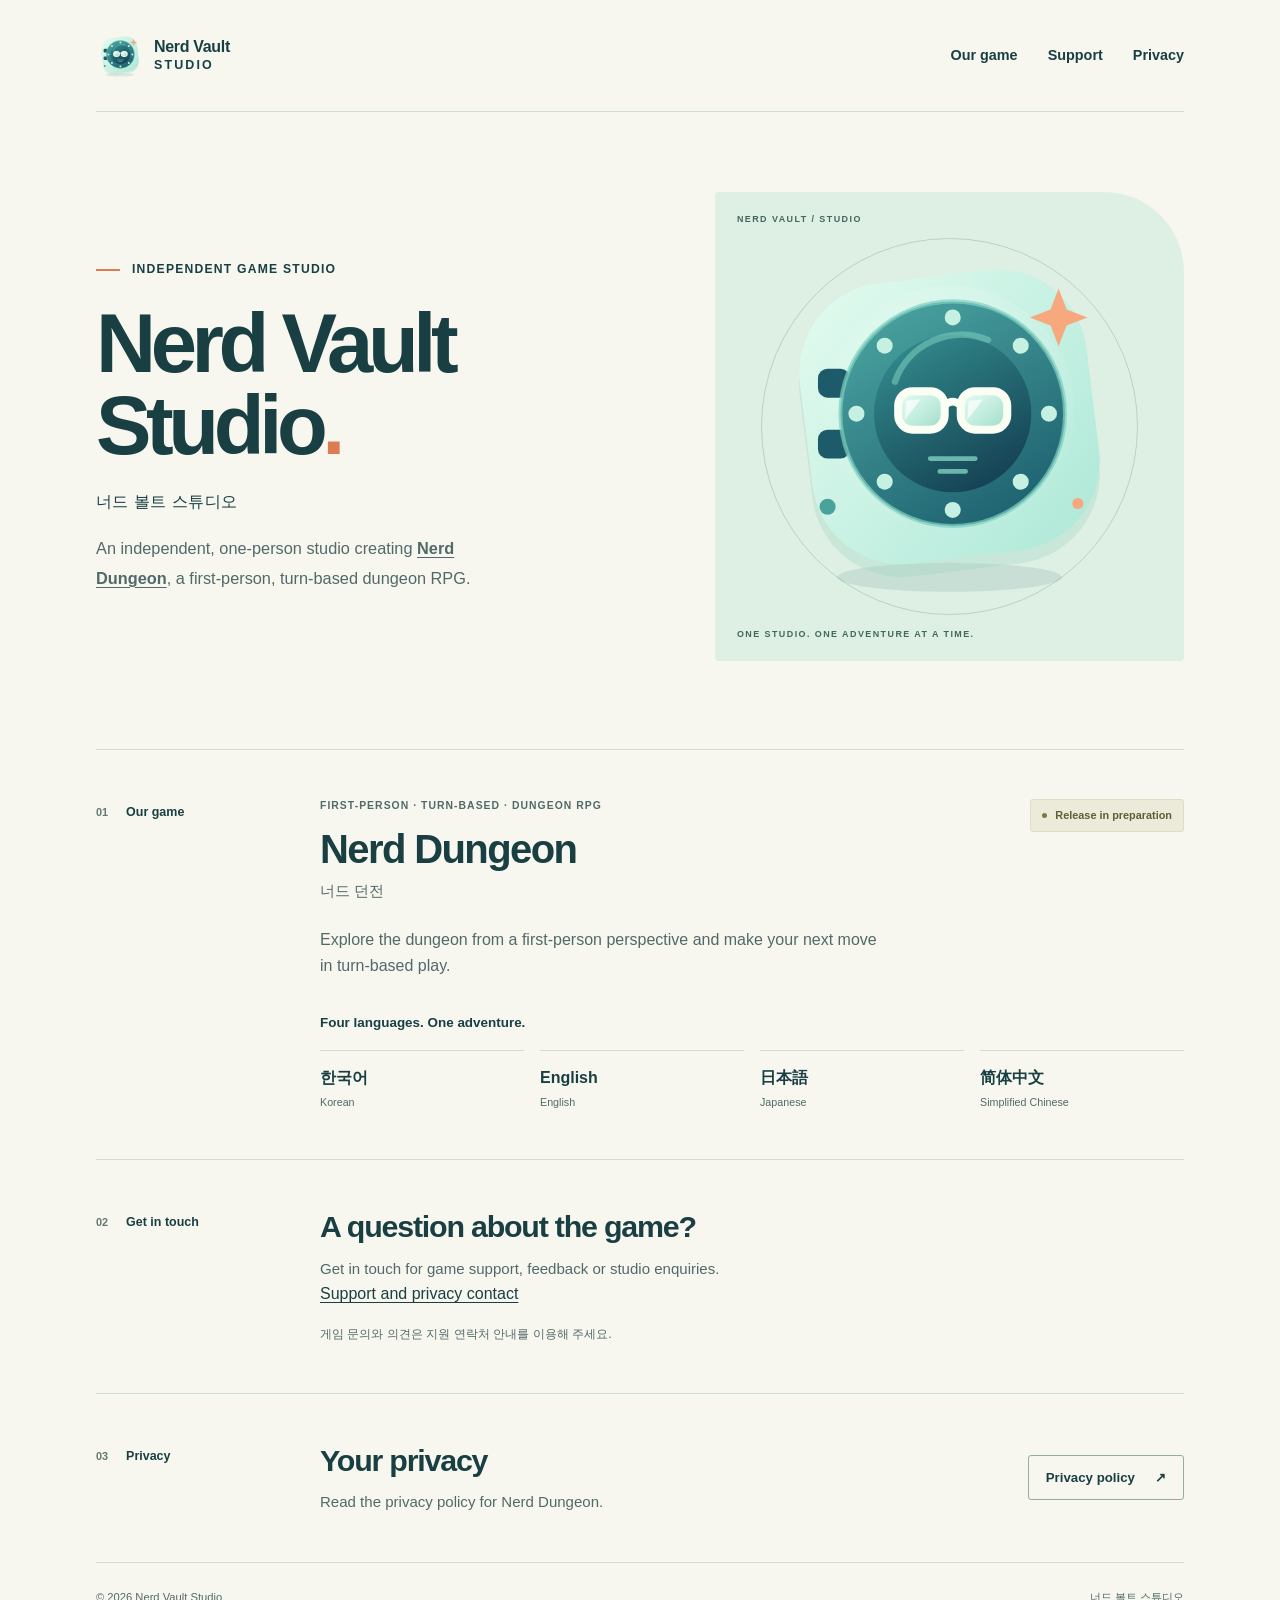
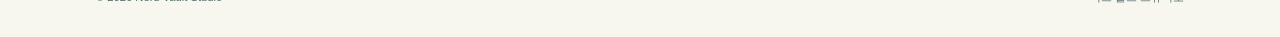
<file: index.html>
<!doctype html>
<html lang="en">
<head>
  <meta charset="utf-8">
  <meta name="viewport" content="width=device-width, initial-scale=1">
  <meta name="theme-color" content="#f7f7ef">
  <meta name="description" content="Nerd Vault Studio is an independent game studio creating Nerd Dungeon, a first-person, turn-based dungeon RPG with Korean, English, Japanese and Simplified Chinese support.">
  <title>Nerd Vault Studio — Nerd Dungeon &amp; Support</title>
  <link rel="icon" href="assets/nerd-vault-mark.svg" type="image/svg+xml">
  <link rel="stylesheet" href="styles.css">
</head>
<body>
  <a class="skip-link" href="#main">Skip to content</a>
  <div class="site-shell">
    <header class="site-header">
      <a class="wordmark" href="#main" aria-label="Nerd Vault Studio home">
        <img src="assets/nerd-vault-mark.svg" alt="" width="48" height="48">
        <span>Nerd Vault<br><span class="wordmark-studio">Studio</span></span>
      </a>
      <nav aria-label="Main navigation">
        <a href="#game">Our game</a>
        <a href="#support">Support</a>
        <a href="#privacy">Privacy</a>
      </nav>
    </header>

    <main id="main">
      <section class="intro" aria-labelledby="studio-title">
        <div class="intro-copy">
          <p class="eyebrow"><span class="small-rule" aria-hidden="true"></span> Independent game studio</p>
          <h1 id="studio-title">Nerd Vault<br>Studio<span class="title-dot">.</span></h1>
          <p class="korean-name" lang="ko">너드 볼트 스튜디오</p>
          <p class="intro-description">An independent, one-person studio creating <a href="#game">Nerd Dungeon</a>, a first-person, turn-based dungeon RPG.</p>
        </div>
        <div class="studio-mark" aria-hidden="true">
          <span class="mark-coordinate coordinate-top">NERD VAULT / STUDIO</span>
          <img src="assets/nerd-vault-mark.svg" alt="" width="320" height="320">
          <span class="mark-coordinate coordinate-bottom">ONE STUDIO. ONE ADVENTURE AT A TIME.</span>
        </div>
      </section>

      <section id="game" class="game-section" aria-labelledby="game-title">
        <div class="section-label"><span>01</span> Our game</div>
        <div class="game-content">
          <div class="game-heading">
            <div>
              <p class="eyebrow">First-person · Turn-based · Dungeon RPG</p>
              <h2 id="game-title">Nerd Dungeon</h2>
              <p class="game-korean" lang="ko">너드 던전</p>
            </div>
            <span class="release-status"><span aria-hidden="true"></span>Release in preparation</span>
          </div>
          <p class="game-description">Explore the dungeon from a first-person perspective and make your next move in turn-based play.</p>
          <div class="language-block">
            <h3>Four languages. One adventure.</h3>
            <ul class="languages" aria-label="Supported game languages">
              <li><span lang="ko">한국어</span><span>Korean</span></li>
              <li><span lang="en">English</span><span>English</span></li>
              <li><span lang="ja">日本語</span><span>Japanese</span></li>
              <li><span lang="zh-CN">简体中文</span><span>Simplified Chinese</span></li>
            </ul>
          </div>
        </div>
      </section>

      <section id="support" class="support-section" aria-labelledby="support-title">
        <div class="section-label"><span>02</span> Get in touch</div>
        <div class="support-content">
          <h2 id="support-title">A question about the game?</h2>
          <p>Get in touch for game support, feedback or studio enquiries.</p>
          <a href="privacy.html#contact">Support and privacy contact</a>
          <p class="support-korean" lang="ko">게임 문의와 의견은 지원 연락처 안내를 이용해 주세요.</p>
        </div>
      </section>

      <section id="privacy" class="privacy-section" aria-labelledby="privacy-title">
        <div class="section-label"><span>03</span> Privacy</div>
        <div class="privacy-content">
          <div>
            <h2 id="privacy-title">Your privacy</h2>
            <p>Read the privacy policy for Nerd Dungeon.</p>
          </div>
          <a class="policy-link" href="privacy.html" target="_blank" rel="noopener noreferrer">Privacy policy <span aria-hidden="true">↗</span><span class="sr-only"> (opens in a new tab)</span></a>
        </div>
      </section>
    </main>

    <footer class="site-footer">
      <p>© 2026 Nerd Vault Studio</p>
      <p lang="ko">너드 볼트 스튜디오</p>
    </footer>
  </div>
</body>
</html>
</file>
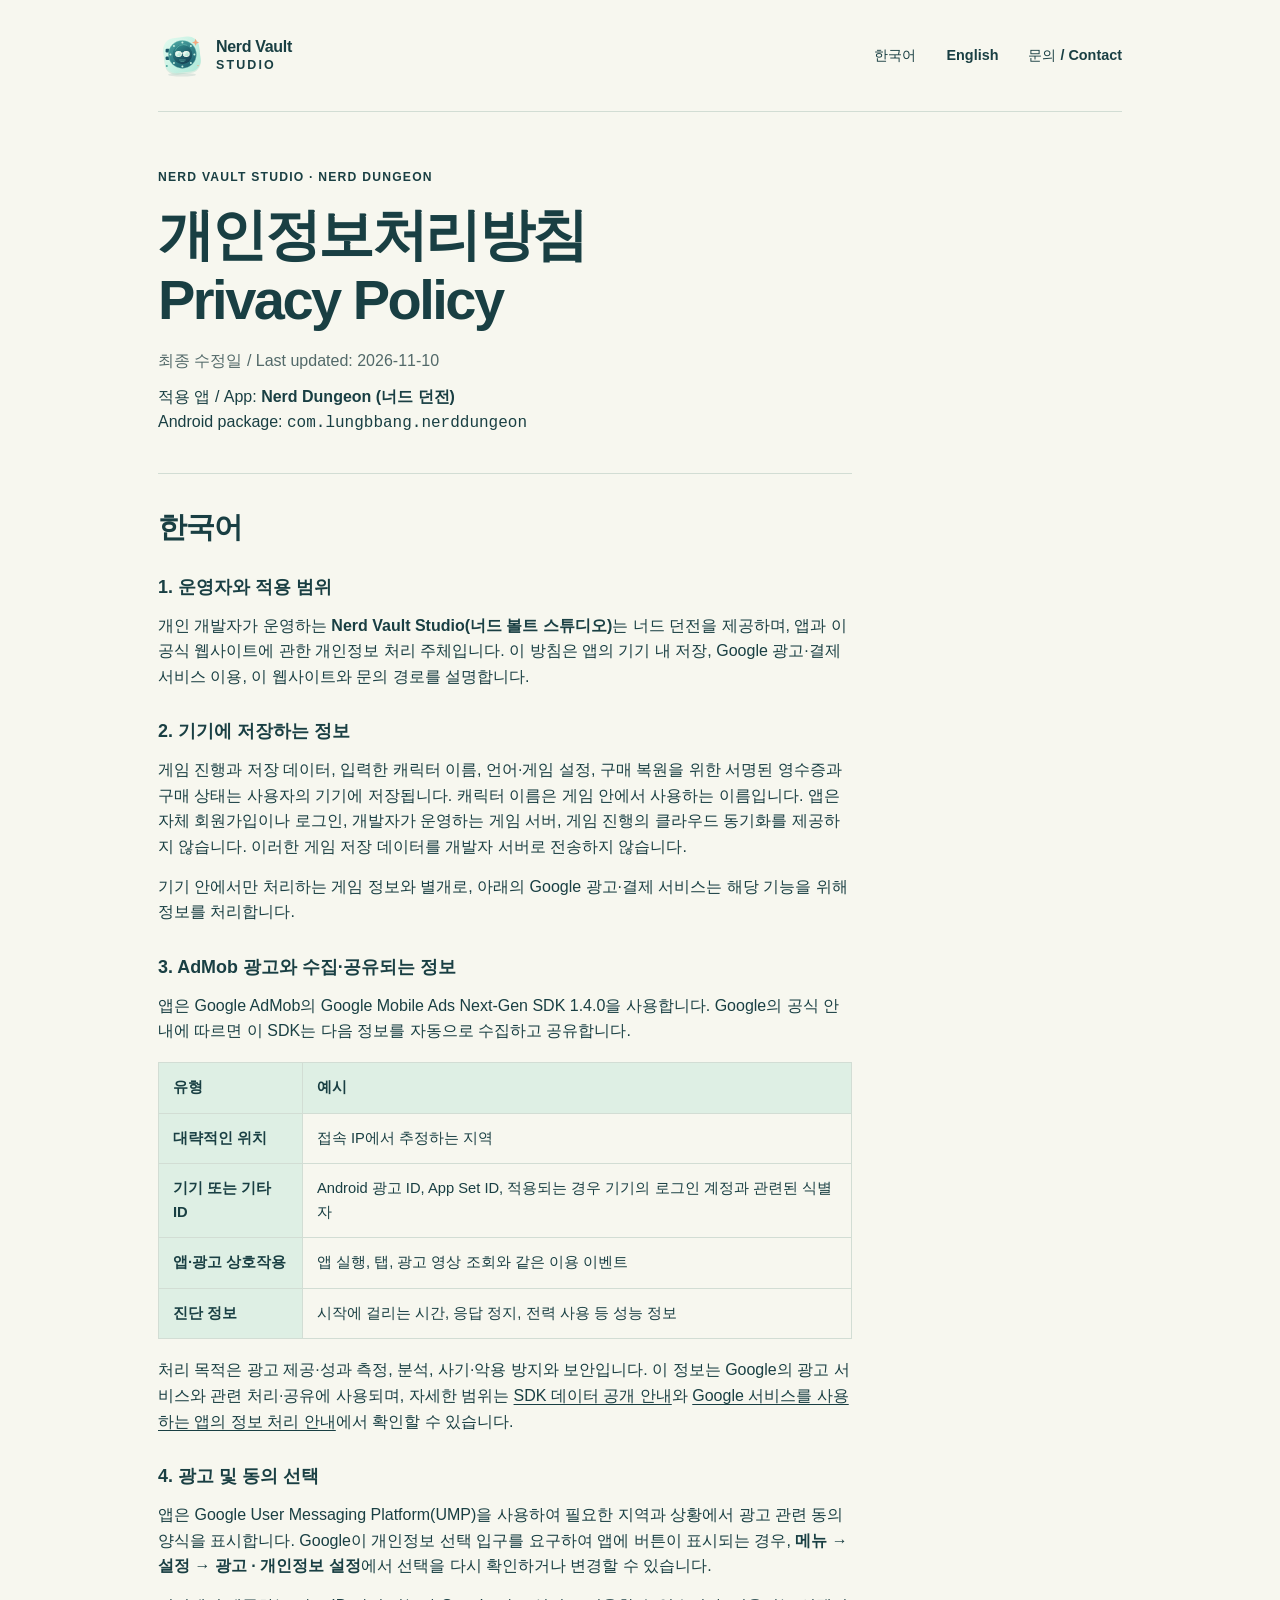
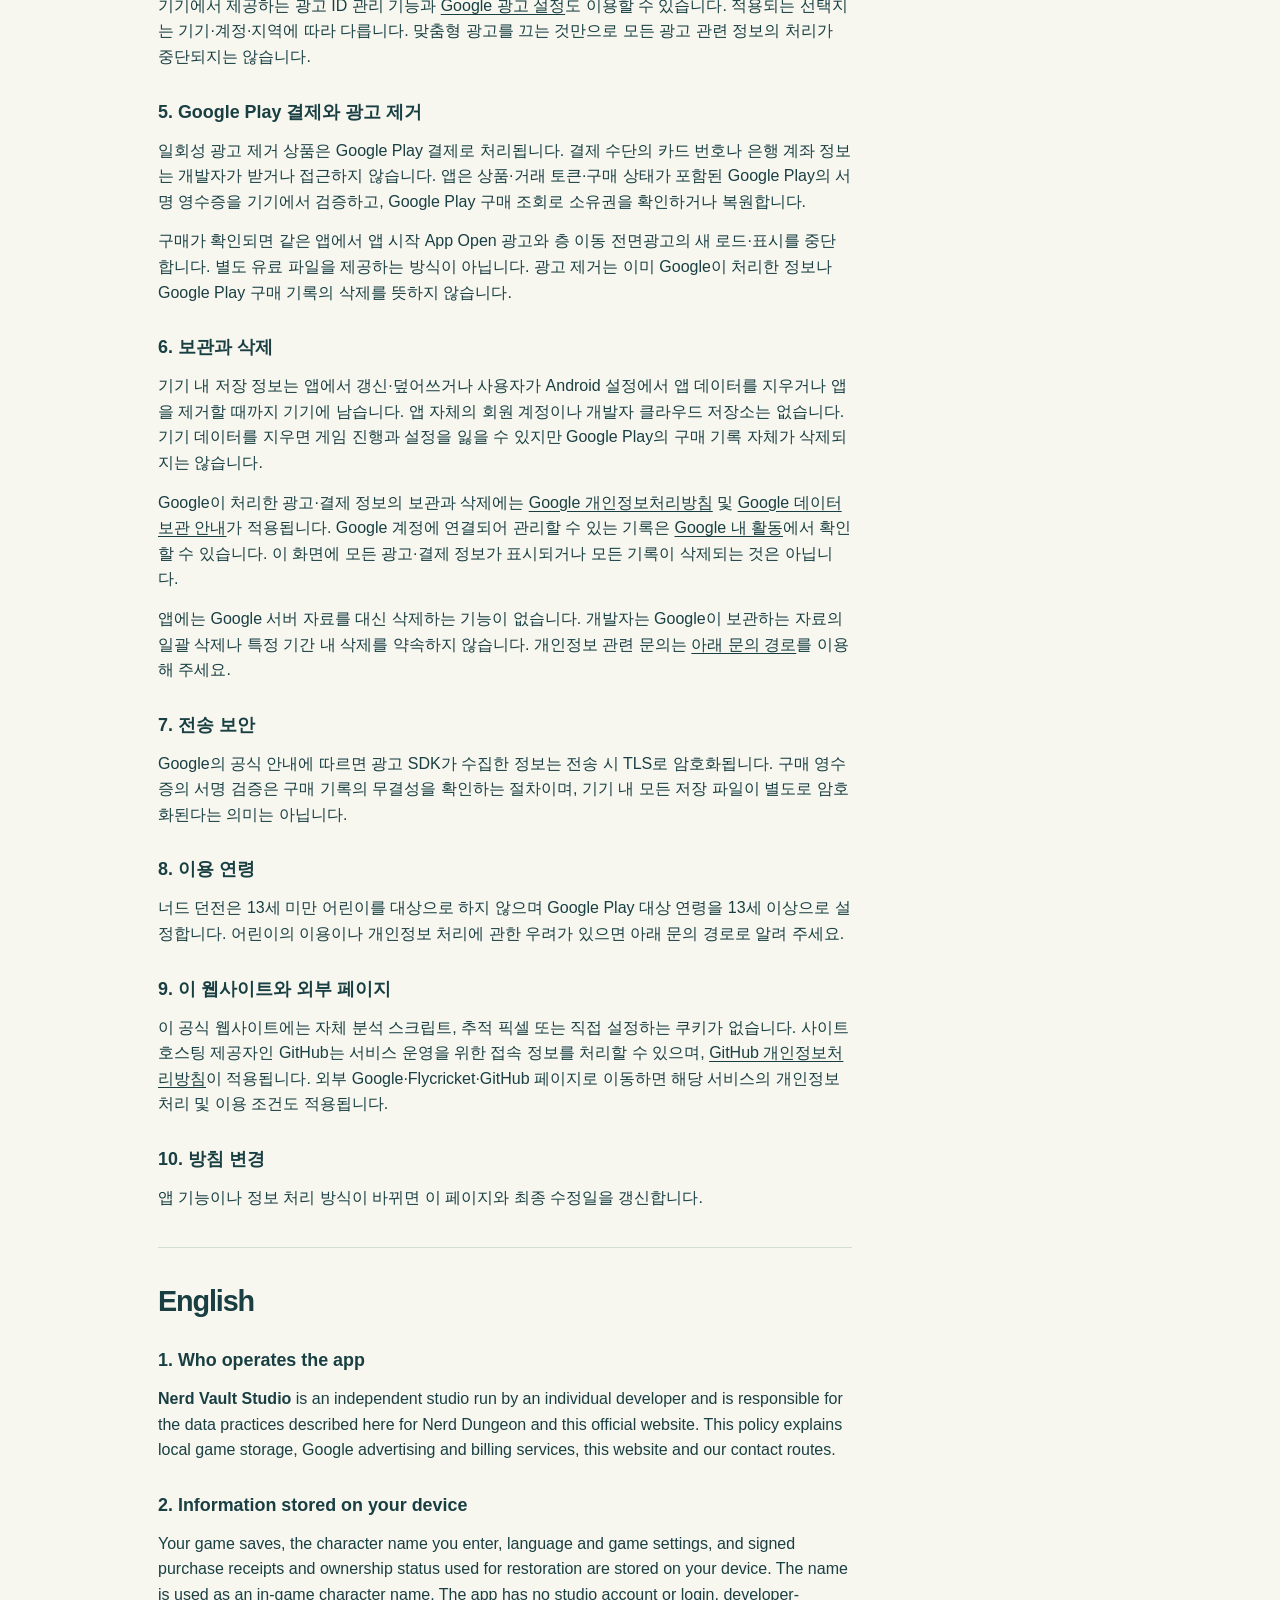
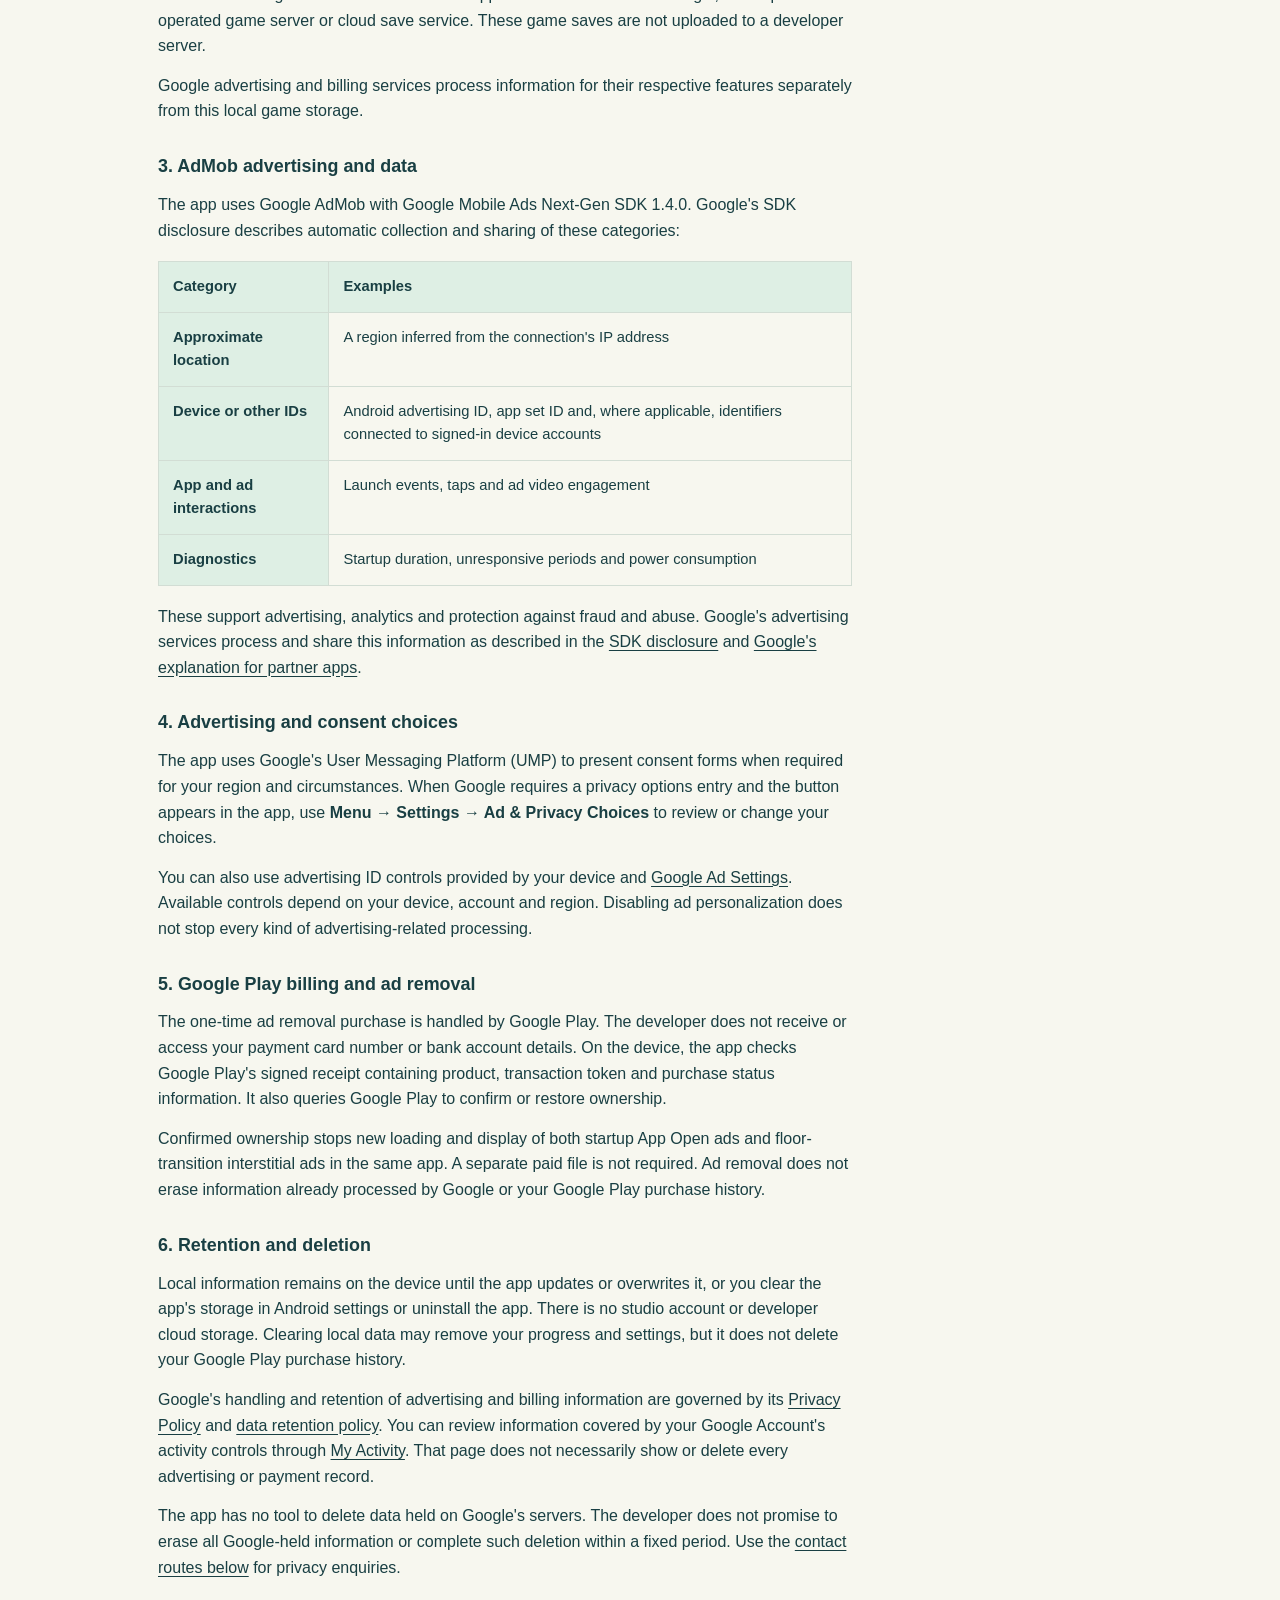
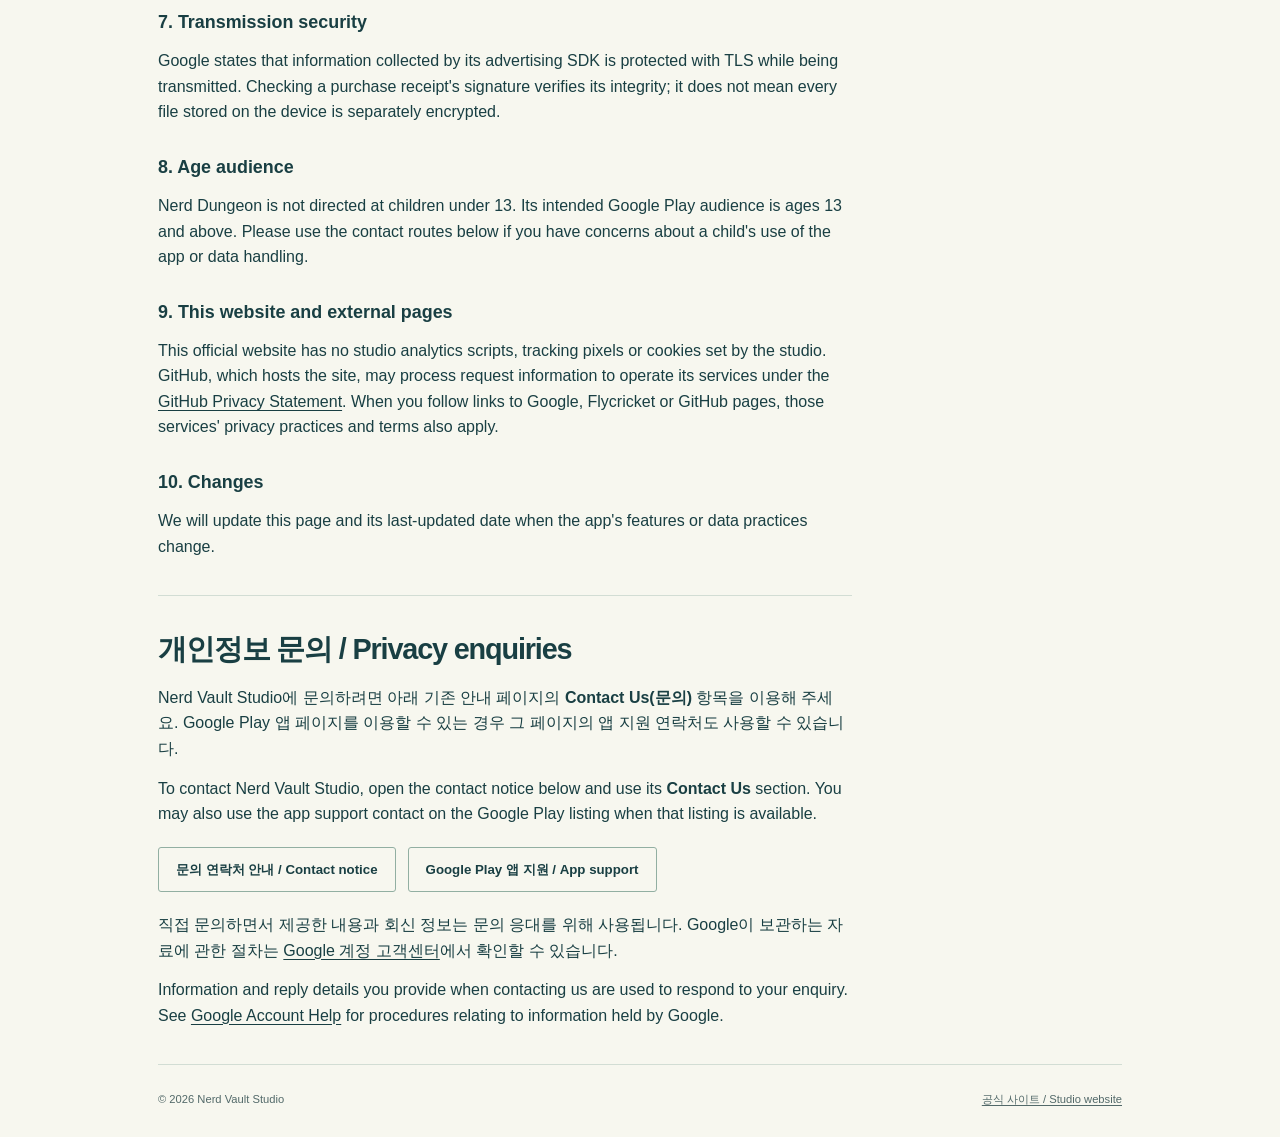
<file: privacy.html>
<!doctype html>
<html lang="ko">
<head>
  <meta charset="utf-8">
  <meta name="viewport" content="width=device-width, initial-scale=1">
  <meta name="theme-color" content="#f7f7ef">
  <meta name="description" content="너드 던전의 개인정보처리방침. Privacy policy for Nerd Dungeon by Nerd Vault Studio.">
  <title>개인정보처리방침 · Privacy Policy — Nerd Dungeon</title>
  <link rel="icon" href="assets/nerd-vault-mark.svg" type="image/svg+xml">
  <link rel="stylesheet" href="styles.css">
  <style>
    .policy-page .site-shell { max-width: 1060px; }
    .policy-header { padding: 56px 0 36px; }
    .policy-header h1 { margin: 16px 0; font-size: clamp(2rem, 6vw, 3.5rem); line-height: 1.15; letter-spacing: -.045em; }
    .policy-header p + p { margin-top: 10px; }
    .policy-meta, .policy-note { color: var(--muted); }
    .policy-body { max-width: 78ch; padding: 36px 0; border-top: 1px solid var(--line); }
    .policy-body h2 { font-size: 1.8rem; }
    .policy-body h3 { margin: 30px 0 12px; font-size: 1.12rem; line-height: 1.45; }
    .policy-body p + p { margin-top: 14px; }
    .policy-body ul { margin: 14px 0; padding-left: 1.35rem; }
    .policy-body li + li { margin-top: 8px; }
    .policy-body a, .policy-header code { overflow-wrap: anywhere; }
    .policy-table-wrap { overflow-x: auto; margin: 18px 0; }
    .policy-body table { width: 100%; min-width: 430px; border-collapse: collapse; text-align: left; font-size: .92rem; }
    .policy-body th, .policy-body td { padding: 13px 14px; border: 1px solid var(--line); vertical-align: top; }
    .policy-body th { background: var(--mint); }
    .policy-contact-links { display: flex; flex-wrap: wrap; gap: 12px; margin: 20px 0; }
    .policy-note { font-size: .9rem; }
    @media (max-width: 640px) {
      .policy-header { padding-top: 36px; }
      .policy-body { padding: 30px 0; }
      .policy-body table { font-size: .86rem; }
      .policy-body th, .policy-body td { padding: 10px; }
    }
  </style>
</head>
<body class="policy-page">
  <a class="skip-link" href="#main">본문으로 이동 / Skip to content</a>
  <div class="site-shell">
    <header class="site-header">
      <a class="wordmark" href="index.html" aria-label="Nerd Vault Studio home">
        <img src="assets/nerd-vault-mark.svg" alt="" width="48" height="48">
        <span>Nerd Vault<br><span class="wordmark-studio">Studio</span></span>
      </a>
      <nav aria-label="문서 탐색 / Document navigation">
        <a href="#ko" lang="ko">한국어</a>
        <a href="#en" lang="en">English</a>
        <a href="#contact">문의 / Contact</a>
      </nav>
    </header>

    <main id="main">
      <section class="policy-header" aria-labelledby="policy-title">
        <p class="eyebrow">Nerd Vault Studio · Nerd Dungeon</p>
        <h1 id="policy-title">개인정보처리방침<br><span lang="en">Privacy Policy</span></h1>
        <p class="policy-meta">최종 수정일 / Last updated: <time datetime="2026-11-10">2026-11-10</time></p>
        <p>적용 앱 / App: <strong>Nerd Dungeon (너드 던전)</strong><br>Android package: <code>com.lungbbang.nerddungeon</code></p>
      </section>

      <article id="ko" class="policy-body" lang="ko" aria-labelledby="ko-title">
        <h2 id="ko-title">한국어</h2>

        <h3>1. 운영자와 적용 범위</h3>
        <p>개인 개발자가 운영하는 <strong>Nerd Vault Studio(너드 볼트 스튜디오)</strong>는 너드 던전을 제공하며, 앱과 이 공식 웹사이트에 관한 개인정보 처리 주체입니다. 이 방침은 앱의 기기 내 저장, Google 광고·결제 서비스 이용, 이 웹사이트와 문의 경로를 설명합니다.</p>

        <h3>2. 기기에 저장하는 정보</h3>
        <p>게임 진행과 저장 데이터, 입력한 캐릭터 이름, 언어·게임 설정, 구매 복원을 위한 서명된 영수증과 구매 상태는 사용자의 기기에 저장됩니다. 캐릭터 이름은 게임 안에서 사용하는 이름입니다. 앱은 자체 회원가입이나 로그인, 개발자가 운영하는 게임 서버, 게임 진행의 클라우드 동기화를 제공하지 않습니다. 이러한 게임 저장 데이터를 개발자 서버로 전송하지 않습니다.</p>
        <p>기기 안에서만 처리하는 게임 정보와 별개로, 아래의 Google 광고·결제 서비스는 해당 기능을 위해 정보를 처리합니다.</p>

        <h3>3. AdMob 광고와 수집·공유되는 정보</h3>
        <p>앱은 Google AdMob의 Google Mobile Ads Next-Gen SDK 1.4.0을 사용합니다. Google의 공식 안내에 따르면 이 SDK는 다음 정보를 자동으로 수집하고 공유합니다.</p>
        <div class="policy-table-wrap" role="region" aria-label="광고 SDK 데이터 유형" tabindex="0">
          <table>
            <thead><tr><th scope="col">유형</th><th scope="col">예시</th></tr></thead>
            <tbody>
              <tr><th scope="row">대략적인 위치</th><td>접속 IP에서 추정하는 지역</td></tr>
              <tr><th scope="row">기기 또는 기타 ID</th><td>Android 광고 ID, App Set ID, 적용되는 경우 기기의 로그인 계정과 관련된 식별자</td></tr>
              <tr><th scope="row">앱·광고 상호작용</th><td>앱 실행, 탭, 광고 영상 조회와 같은 이용 이벤트</td></tr>
              <tr><th scope="row">진단 정보</th><td>시작에 걸리는 시간, 응답 정지, 전력 사용 등 성능 정보</td></tr>
            </tbody>
          </table>
        </div>
        <p>처리 목적은 광고 제공·성과 측정, 분석, 사기·악용 방지와 보안입니다. 이 정보는 Google의 광고 서비스와 관련 처리·공유에 사용되며, 자세한 범위는 <a href="https://developers.google.com/admob/android/next-gen/privacy/play-data-disclosure">SDK 데이터 공개 안내</a>와 <a href="https://policies.google.com/technologies/partner-sites?hl=ko">Google 서비스를 사용하는 앱의 정보 처리 안내</a>에서 확인할 수 있습니다.</p>

        <h3>4. 광고 및 동의 선택</h3>
        <p>앱은 Google User Messaging Platform(UMP)을 사용하여 필요한 지역과 상황에서 광고 관련 동의 양식을 표시합니다. Google이 개인정보 선택 입구를 요구하여 앱에 버튼이 표시되는 경우, <strong>메뉴 → 설정 → 광고 · 개인정보 설정</strong>에서 선택을 다시 확인하거나 변경할 수 있습니다.</p>
        <p>기기에서 제공하는 광고 ID 관리 기능과 <a href="https://adssettings.google.com/">Google 광고 설정</a>도 이용할 수 있습니다. 적용되는 선택지는 기기·계정·지역에 따라 다릅니다. 맞춤형 광고를 끄는 것만으로 모든 광고 관련 정보의 처리가 중단되지는 않습니다.</p>

        <h3>5. Google Play 결제와 광고 제거</h3>
        <p>일회성 광고 제거 상품은 Google Play 결제로 처리됩니다. 결제 수단의 카드 번호나 은행 계좌 정보는 개발자가 받거나 접근하지 않습니다. 앱은 상품·거래 토큰·구매 상태가 포함된 Google Play의 서명 영수증을 기기에서 검증하고, Google Play 구매 조회로 소유권을 확인하거나 복원합니다.</p>
        <p>구매가 확인되면 같은 앱에서 앱 시작 App Open 광고와 층 이동 전면광고의 새 로드·표시를 중단합니다. 별도 유료 파일을 제공하는 방식이 아닙니다. 광고 제거는 이미 Google이 처리한 정보나 Google Play 구매 기록의 삭제를 뜻하지 않습니다.</p>

        <h3>6. 보관과 삭제</h3>
        <p>기기 내 저장 정보는 앱에서 갱신·덮어쓰거나 사용자가 Android 설정에서 앱 데이터를 지우거나 앱을 제거할 때까지 기기에 남습니다. 앱 자체의 회원 계정이나 개발자 클라우드 저장소는 없습니다. 기기 데이터를 지우면 게임 진행과 설정을 잃을 수 있지만 Google Play의 구매 기록 자체가 삭제되지는 않습니다.</p>
        <p>Google이 처리한 광고·결제 정보의 보관과 삭제에는 <a href="https://policies.google.com/privacy?hl=ko">Google 개인정보처리방침</a> 및 <a href="https://policies.google.com/technologies/retention?hl=ko">Google 데이터 보관 안내</a>가 적용됩니다. Google 계정에 연결되어 관리할 수 있는 기록은 <a href="https://myactivity.google.com/">Google 내 활동</a>에서 확인할 수 있습니다. 이 화면에 모든 광고·결제 정보가 표시되거나 모든 기록이 삭제되는 것은 아닙니다.</p>
        <p>앱에는 Google 서버 자료를 대신 삭제하는 기능이 없습니다. 개발자는 Google이 보관하는 자료의 일괄 삭제나 특정 기간 내 삭제를 약속하지 않습니다. 개인정보 관련 문의는 <a href="#contact">아래 문의 경로</a>를 이용해 주세요.</p>

        <h3>7. 전송 보안</h3>
        <p>Google의 공식 안내에 따르면 광고 SDK가 수집한 정보는 전송 시 TLS로 암호화됩니다. 구매 영수증의 서명 검증은 구매 기록의 무결성을 확인하는 절차이며, 기기 내 모든 저장 파일이 별도로 암호화된다는 의미는 아닙니다.</p>

        <h3>8. 이용 연령</h3>
        <p>너드 던전은 13세 미만 어린이를 대상으로 하지 않으며 Google Play 대상 연령을 13세 이상으로 설정합니다. 어린이의 이용이나 개인정보 처리에 관한 우려가 있으면 아래 문의 경로로 알려 주세요.</p>

        <h3>9. 이 웹사이트와 외부 페이지</h3>
        <p>이 공식 웹사이트에는 자체 분석 스크립트, 추적 픽셀 또는 직접 설정하는 쿠키가 없습니다. 사이트 호스팅 제공자인 GitHub는 서비스 운영을 위한 접속 정보를 처리할 수 있으며, <a href="https://docs.github.com/en/site-policy/privacy-policies/github-general-privacy-statement">GitHub 개인정보처리방침</a>이 적용됩니다. 외부 Google·Flycricket·GitHub 페이지로 이동하면 해당 서비스의 개인정보 처리 및 이용 조건도 적용됩니다.</p>

        <h3>10. 방침 변경</h3>
        <p>앱 기능이나 정보 처리 방식이 바뀌면 이 페이지와 최종 수정일을 갱신합니다.</p>
      </article>

      <article id="en" class="policy-body" lang="en" aria-labelledby="en-title">
        <h2 id="en-title">English</h2>

        <h3>1. Who operates the app</h3>
        <p><strong>Nerd Vault Studio</strong> is an independent studio run by an individual developer and is responsible for the data practices described here for Nerd Dungeon and this official website. This policy explains local game storage, Google advertising and billing services, this website and our contact routes.</p>

        <h3>2. Information stored on your device</h3>
        <p>Your game saves, the character name you enter, language and game settings, and signed purchase receipts and ownership status used for restoration are stored on your device. The name is used as an in-game character name. The app has no studio account or login, developer-operated game server or cloud save service. These game saves are not uploaded to a developer server.</p>
        <p>Google advertising and billing services process information for their respective features separately from this local game storage.</p>

        <h3>3. AdMob advertising and data</h3>
        <p>The app uses Google AdMob with Google Mobile Ads Next-Gen SDK 1.4.0. Google's SDK disclosure describes automatic collection and sharing of these categories:</p>
        <div class="policy-table-wrap" role="region" aria-label="Advertising SDK data categories" tabindex="0">
          <table>
            <thead><tr><th scope="col">Category</th><th scope="col">Examples</th></tr></thead>
            <tbody>
              <tr><th scope="row">Approximate location</th><td>A region inferred from the connection's IP address</td></tr>
              <tr><th scope="row">Device or other IDs</th><td>Android advertising ID, app set ID and, where applicable, identifiers connected to signed-in device accounts</td></tr>
              <tr><th scope="row">App and ad interactions</th><td>Launch events, taps and ad video engagement</td></tr>
              <tr><th scope="row">Diagnostics</th><td>Startup duration, unresponsive periods and power consumption</td></tr>
            </tbody>
          </table>
        </div>
        <p>These support advertising, analytics and protection against fraud and abuse. Google's advertising services process and share this information as described in the <a href="https://developers.google.com/admob/android/next-gen/privacy/play-data-disclosure">SDK disclosure</a> and <a href="https://policies.google.com/technologies/partner-sites?hl=en">Google's explanation for partner apps</a>.</p>

        <h3>4. Advertising and consent choices</h3>
        <p>The app uses Google's User Messaging Platform (UMP) to present consent forms when required for your region and circumstances. When Google requires a privacy options entry and the button appears in the app, use <strong>Menu → Settings → Ad &amp; Privacy Choices</strong> to review or change your choices.</p>
        <p>You can also use advertising ID controls provided by your device and <a href="https://adssettings.google.com/">Google Ad Settings</a>. Available controls depend on your device, account and region. Disabling ad personalization does not stop every kind of advertising-related processing.</p>

        <h3>5. Google Play billing and ad removal</h3>
        <p>The one-time ad removal purchase is handled by Google Play. The developer does not receive or access your payment card number or bank account details. On the device, the app checks Google Play's signed receipt containing product, transaction token and purchase status information. It also queries Google Play to confirm or restore ownership.</p>
        <p>Confirmed ownership stops new loading and display of both startup App Open ads and floor-transition interstitial ads in the same app. A separate paid file is not required. Ad removal does not erase information already processed by Google or your Google Play purchase history.</p>

        <h3>6. Retention and deletion</h3>
        <p>Local information remains on the device until the app updates or overwrites it, or you clear the app's storage in Android settings or uninstall the app. There is no studio account or developer cloud storage. Clearing local data may remove your progress and settings, but it does not delete your Google Play purchase history.</p>
        <p>Google's handling and retention of advertising and billing information are governed by its <a href="https://policies.google.com/privacy?hl=en">Privacy Policy</a> and <a href="https://policies.google.com/technologies/retention?hl=en">data retention policy</a>. You can review information covered by your Google Account's activity controls through <a href="https://myactivity.google.com/">My Activity</a>. That page does not necessarily show or delete every advertising or payment record.</p>
        <p>The app has no tool to delete data held on Google's servers. The developer does not promise to erase all Google-held information or complete such deletion within a fixed period. Use the <a href="#contact">contact routes below</a> for privacy enquiries.</p>

        <h3>7. Transmission security</h3>
        <p>Google states that information collected by its advertising SDK is protected with TLS while being transmitted. Checking a purchase receipt's signature verifies its integrity; it does not mean every file stored on the device is separately encrypted.</p>

        <h3>8. Age audience</h3>
        <p>Nerd Dungeon is not directed at children under 13. Its intended Google Play audience is ages 13 and above. Please use the contact routes below if you have concerns about a child's use of the app or data handling.</p>

        <h3>9. This website and external pages</h3>
        <p>This official website has no studio analytics scripts, tracking pixels or cookies set by the studio. GitHub, which hosts the site, may process request information to operate its services under the <a href="https://docs.github.com/en/site-policy/privacy-policies/github-general-privacy-statement">GitHub Privacy Statement</a>. When you follow links to Google, Flycricket or GitHub pages, those services' privacy practices and terms also apply.</p>

        <h3>10. Changes</h3>
        <p>We will update this page and its last-updated date when the app's features or data practices change.</p>
      </article>

      <section id="contact" class="policy-body" aria-labelledby="contact-title">
        <h2 id="contact-title">개인정보 문의 / Privacy enquiries</h2>
        <p style="margin-top: 18px;">Nerd Vault Studio에 문의하려면 아래 기존 안내 페이지의 <strong>Contact Us(문의)</strong> 항목을 이용해 주세요. Google Play 앱 페이지를 이용할 수 있는 경우 그 페이지의 앱 지원 연락처도 사용할 수 있습니다.</p>
        <p lang="en">To contact Nerd Vault Studio, open the contact notice below and use its <strong>Contact Us</strong> section. You may also use the app support contact on the Google Play listing when that listing is available.</p>
        <div class="policy-contact-links">
          <a class="policy-link" href="https://doc-hosting.flycricket.io/nerd-dungeon-privacy-policy/a3db2aeb-38f9-41f5-b935-e4f12d87c35e/privacy">문의 연락처 안내 / Contact notice</a>
          <a class="policy-link" href="https://play.google.com/store/apps/details?id=com.lungbbang.nerddungeon">Google Play 앱 지원 / App support</a>
        </div>
        <p>직접 문의하면서 제공한 내용과 회신 정보는 문의 응대를 위해 사용됩니다. Google이 보관하는 자료에 관한 절차는 <a href="https://support.google.com/accounts/?hl=ko">Google 계정 고객센터</a>에서 확인할 수 있습니다.</p>
        <p lang="en">Information and reply details you provide when contacting us are used to respond to your enquiry. See <a href="https://support.google.com/accounts/?hl=en">Google Account Help</a> for procedures relating to information held by Google.</p>
      </section>
    </main>

    <footer class="site-footer">
      <p>© 2026 Nerd Vault Studio</p>
      <p><a href="index.html">공식 사이트 / Studio website</a></p>
    </footer>
  </div>
</body>
</html>
</file>
<file: styles.css>
:root {
  color-scheme: light;
  --paper: #f7f7ef;
  --ink: #193f43;
  --muted: #526969;
  --line: #d2ddd4;
  --mint: #deefe4;
  --deep: #184e52;
  --orange: #db7c51;
}

* { box-sizing: border-box; }
html { scroll-padding-top: 1.5rem; }
body {
  margin: 0;
  background: var(--paper);
  color: var(--ink);
  font-family: -apple-system, BlinkMacSystemFont, "Segoe UI", "Noto Sans", "Apple SD Gothic Neo", "Malgun Gothic", sans-serif;
  font-size: 1rem;
  line-height: 1.6;
  -webkit-font-smoothing: antialiased;
}
a { color: inherit; text-underline-offset: .2em; }
a:hover { color: #176c64; }
a:focus-visible { outline: 3px solid #166d66; outline-offset: 6px; border-radius: 2px; }
img { display: block; max-width: 100%; height: auto; }
h1, h2, h3, p { margin: 0; }
.site-shell { max-width: 1184px; padding: 0 48px; margin: 0 auto; }
.site-header { display: flex; align-items: center; justify-content: space-between; gap: 24px; min-height: 112px; border-bottom: 1px solid var(--line); }
.wordmark { display: flex; align-items: center; gap: 10px; font-size: 1rem; line-height: 1.05; letter-spacing: -.02em; font-weight: 760; text-decoration: none; }
.wordmark img { width: 48px; height: 48px; }
.wordmark-studio { font-size: .78em; letter-spacing: .17em; text-transform: uppercase; font-weight: 550; }
nav { display: flex; align-items: center; gap: 30px; font-size: .9rem; font-weight: 550; }
nav a { text-decoration: none; }
nav a:hover { text-decoration: underline; }
.intro { display: grid; grid-template-columns: 1.2fr 1fr; gap: 56px; align-items: center; padding: 80px 0 88px; }
.eyebrow { font-size: .76rem; font-weight: 650; letter-spacing: .1em; text-transform: uppercase; }
.intro .eyebrow { display: flex; align-items: center; gap: 12px; margin-bottom: 24px; }
.small-rule { width: 24px; height: 2px; background: var(--orange); }
h1 { font-size: clamp(3.7rem, 6.5vw, 5.75rem); font-weight: 700; letter-spacing: -.065em; line-height: .98; }
.title-dot { color: var(--orange); }
.korean-name { margin-top: 22px; font-weight: 550; font-size: 1.02rem; letter-spacing: .03em; }
.intro-description { max-width: 390px; margin-top: 20px; color: var(--muted); font-size: 1.02rem; line-height: 1.8; }
.intro-description a { font-weight: 650; }
.studio-mark { position: relative; display: flex; justify-content: center; align-items: center; aspect-ratio: 1; min-width: 0; background: var(--mint); border-radius: 4px 80px 4px 4px; overflow: hidden; }
.studio-mark::before { position: absolute; content: ""; width: 80%; height: 80%; border: 1px solid #b8d3c4; border-radius: 50%; }
.studio-mark img { z-index: 1; width: 82%; }
.mark-coordinate { position: absolute; z-index: 2; font-size: .56rem; font-weight: 600; letter-spacing: .16em; color: #42685e; }
.coordinate-top { left: 22px; top: 20px; }
.coordinate-bottom { left: 22px; bottom: 20px; }
.game-section, .support-section, .privacy-section { display: grid; grid-template-columns: 180px minmax(0, 1fr); gap: 44px; padding: 48px 0; border-top: 1px solid var(--line); }
.section-label { display: flex; align-items: baseline; gap: 18px; padding-top: 5px; font-size: .78rem; font-weight: 600; }
.section-label > span { color: #647971; font-size: .68rem; font-variant-numeric: tabular-nums; }
.game-heading { display: flex; justify-content: space-between; align-items: start; flex-wrap: wrap; gap: 24px; }
.game-heading .eyebrow { margin-bottom: 10px; font-size: .65rem; color: var(--muted); }
h2 { font-size: clamp(1.7rem, 3.2vw, 2.5rem); line-height: 1.2; font-weight: 650; letter-spacing: -.04em; }
.game-korean { margin-top: 6px; color: var(--muted); font-size: .95rem; }
.release-status { display: inline-flex; align-items: center; gap: 8px; padding: 7px 11px; margin-top: 1px; background: #ecebda; border: 1px solid #dddcc6; border-radius: 3px; color: #5c5e36; font-size: .68rem; font-weight: 600; white-space: nowrap; }
.release-status > span { width: 5px; height: 5px; border-radius: 50%; background: #777b46; }
.game-description { max-width: 560px; margin-top: 24px; color: var(--muted); }
.language-block { margin-top: 34px; }
h3 { font-size: .84rem; font-weight: 600; }
.languages { list-style: none; display: grid; grid-template-columns: repeat(4, minmax(0, 1fr)); gap: 16px; padding: 0; margin: 16px 0 0; }
.languages li { border-top: 1px solid var(--line); padding-top: 14px; }
.languages li > span { display: block; font-weight: 600; font-size: 1rem; }
.languages li > span + span { margin-top: 4px; font-size: .67rem; color: var(--muted); font-weight: 400; }
.support-content h2, .privacy-content h2 { font-size: clamp(1.4rem, 2.7vw, 1.9rem); }
.support-content > p, .privacy-content p { margin-top: 12px; color: var(--muted); font-size: .94rem; }
.contact-link { display: inline-block; max-width: 100%; margin-top: 24px; font-size: clamp(1rem, 2.5vw, 1.4rem); font-weight: 550; overflow-wrap: anywhere; }
.contact-link > span { display: inline-block; margin-left: 8px; color: #537c70; }
.support-content > .support-korean { margin-top: 18px; font-size: .78rem; }
.privacy-content { display: flex; align-items: center; justify-content: space-between; flex-wrap: wrap; gap: 24px; }
.policy-link { display: inline-flex; gap: 20px; padding: 11px 17px; border: 1px solid #92afa2; border-radius: 3px; text-decoration: none; font-size: .83rem; font-weight: 600; }
.policy-link:hover { background: var(--mint); }
.site-footer { display: flex; justify-content: space-between; gap: 16px; padding: 26px 0 30px; border-top: 1px solid var(--line); color: var(--muted); font-size: .7rem; }
.skip-link { position: absolute; left: 16px; top: -80px; z-index: 10; padding: 12px 18px; color: white; background: var(--deep); }
.skip-link:focus { top: 12px; color: white; }
.sr-only { position: absolute; width: 1px; height: 1px; padding: 0; margin: -1px; overflow: hidden; clip: rect(0, 0, 0, 0); white-space: nowrap; border: 0; }

@media (max-width: 900px) {
  .site-shell { padding: 0 32px; }
  .intro { gap: 32px; padding: 64px 0; }
  h1 { font-size: clamp(3.1rem, 7.4vw, 4.8rem); }
  .game-section, .support-section, .privacy-section { grid-template-columns: 140px minmax(0, 1fr); gap: 28px; }
  .mark-coordinate { font-size: .46rem; letter-spacing: .09em; }
  .coordinate-top { left: 16px; top: 16px; }
  .coordinate-bottom { left: 16px; bottom: 16px; }
}

@media (max-width: 640px) {
  .site-shell { padding: 0 24px; }
  .site-header { min-height: 96px; gap: 16px; }
  .wordmark { font-size: .88rem; gap: 5px; }
  .wordmark img { width: 40px; height: 40px; }
  nav { gap: 16px; font-size: .74rem; }
  .intro { grid-template-columns: 1fr; gap: 36px; padding: 44px 0; }
  h1 { font-size: clamp(3.1rem, 13vw, 5rem); }
  .intro .eyebrow { font-size: .66rem; margin-bottom: 22px; }
  .korean-name { margin-top: 20px; font-size: .94rem; }
  .intro-description { font-size: .96rem; max-width: 420px; }
  .studio-mark { width: 100%; max-width: 390px; aspect-ratio: 1.2; justify-self: center; border-radius: 4px 56px 4px 4px; }
  .studio-mark img { width: 68%; }
  .studio-mark::before { width: 70%; height: 84%; }
  .mark-coordinate { font-size: .52rem; }
  .game-section, .support-section, .privacy-section { grid-template-columns: 1fr; gap: 25px; padding: 32px 0; }
  .section-label { padding-top: 0; }
  .game-heading { gap: 18px; }
  .game-heading .eyebrow { letter-spacing: .07em; font-size: .6rem; }
  .release-status { margin-top: 0; }
  .game-description { margin-top: 20px; font-size: .94rem; }
  .language-block { margin-top: 28px; }
  .languages { grid-template-columns: repeat(2, minmax(0, 1fr)); column-gap: 28px; row-gap: 18px; }
  .privacy-content { gap: 22px; }
  .site-footer { font-size: .62rem; padding: 22px 0; }
}

@media (max-width: 370px) {
  .site-header { align-items: flex-start; flex-direction: column; justify-content: center; gap: 15px; padding: 18px 0; }
  nav { width: 100%; justify-content: space-between; }
  .site-shell { padding: 0 20px; }
  .mark-coordinate { font-size: .43rem; }
}
</file>
